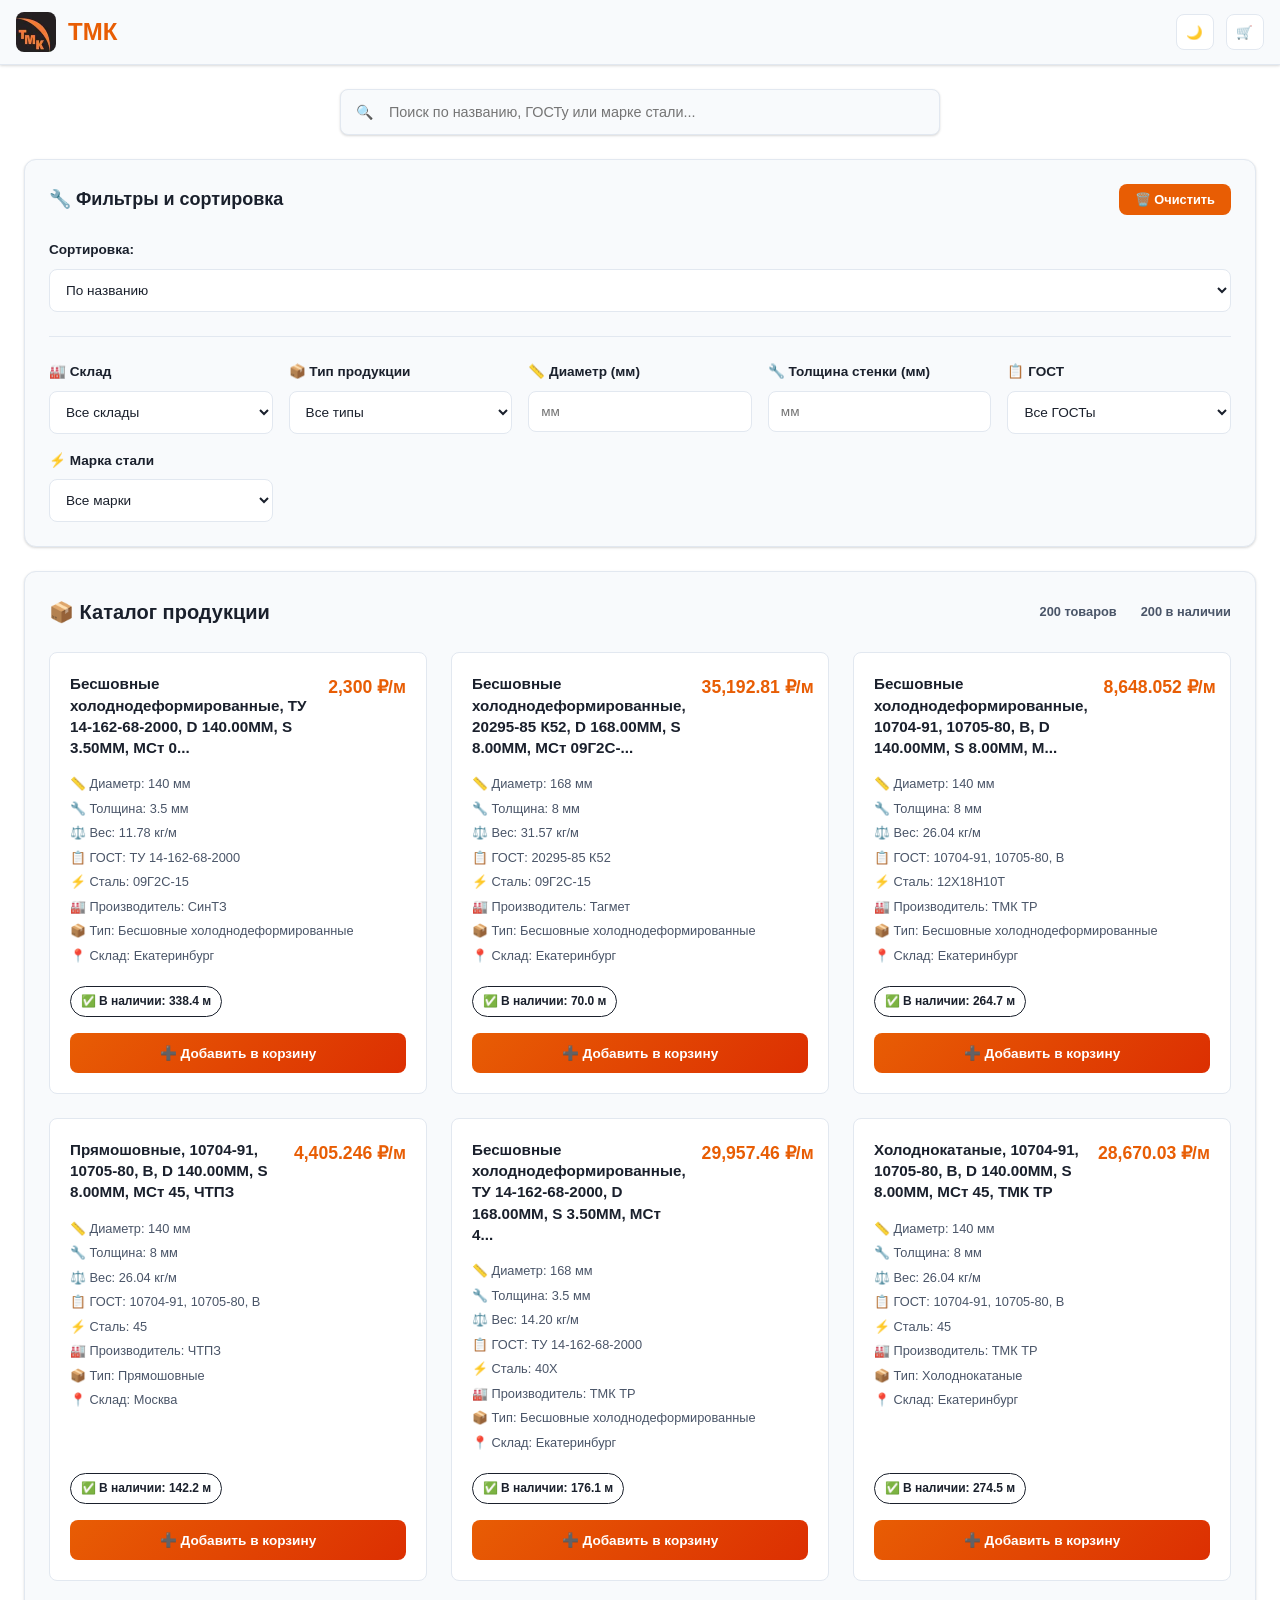
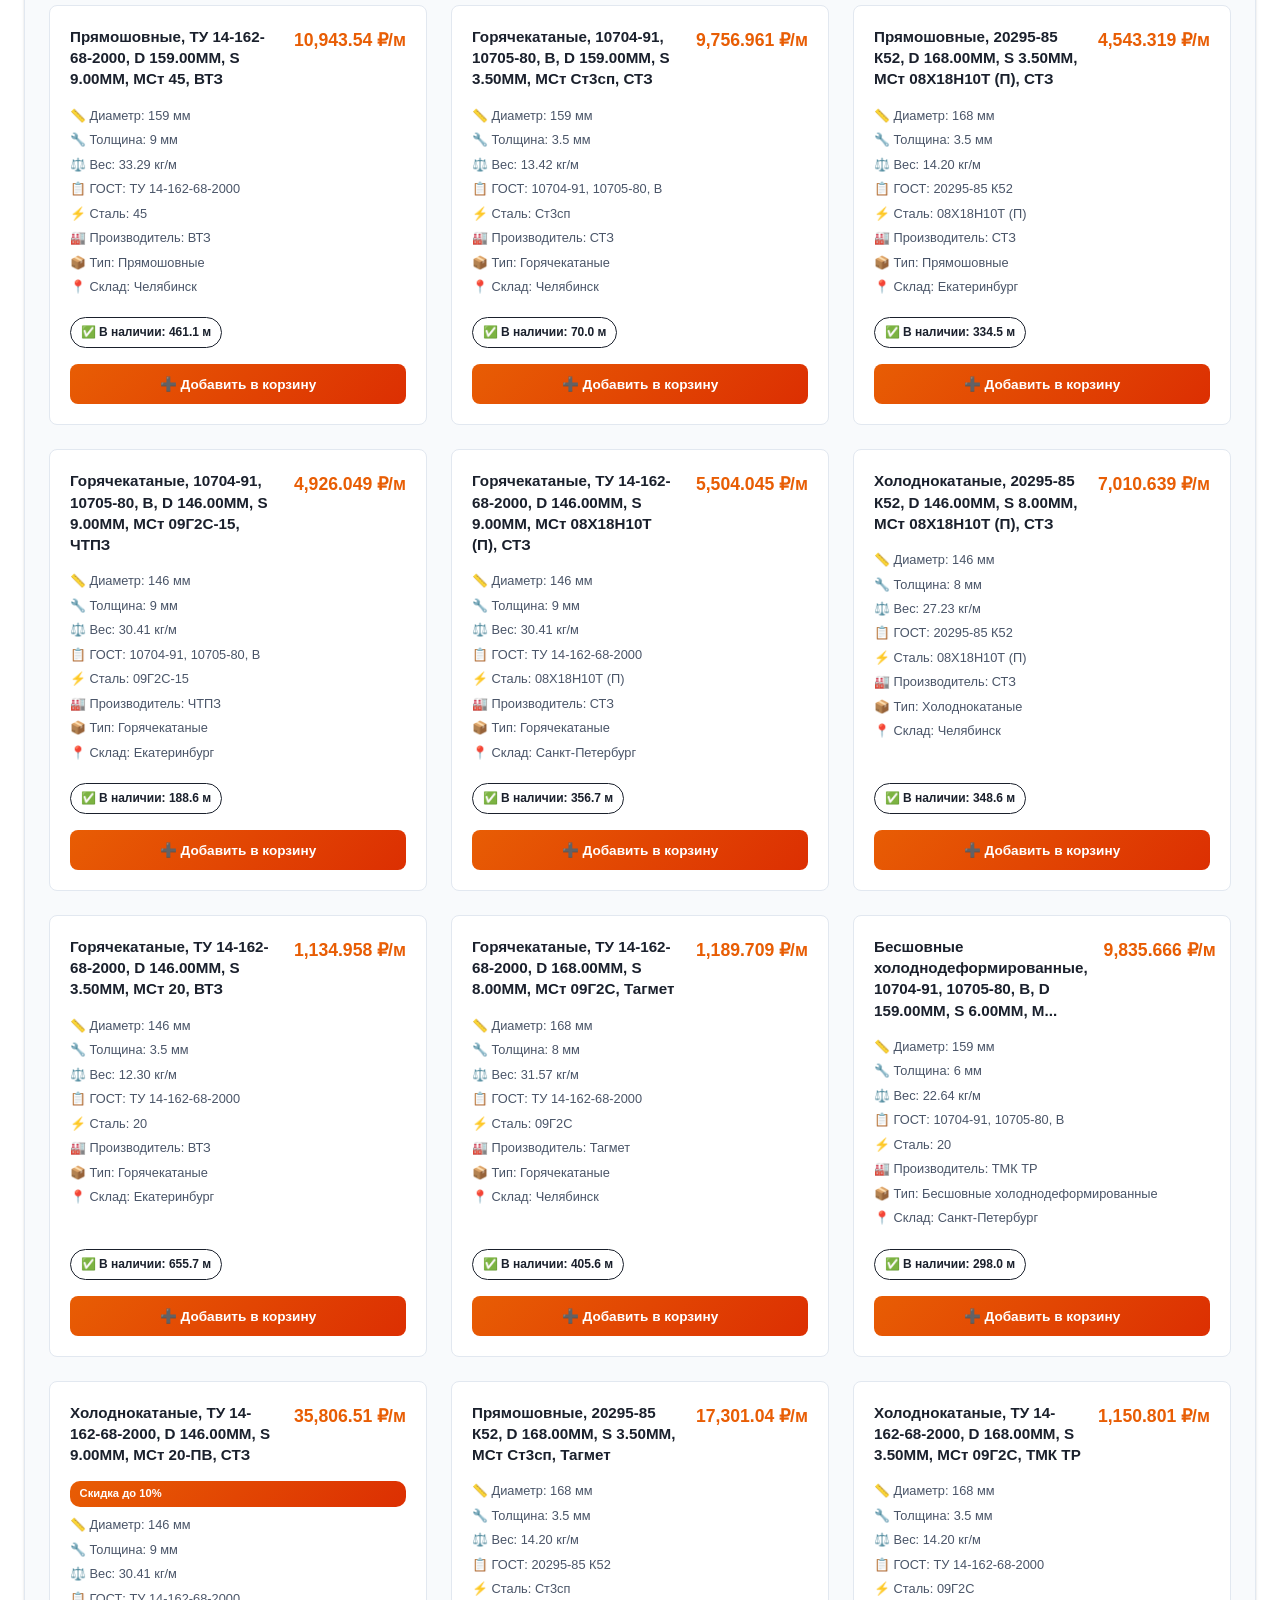
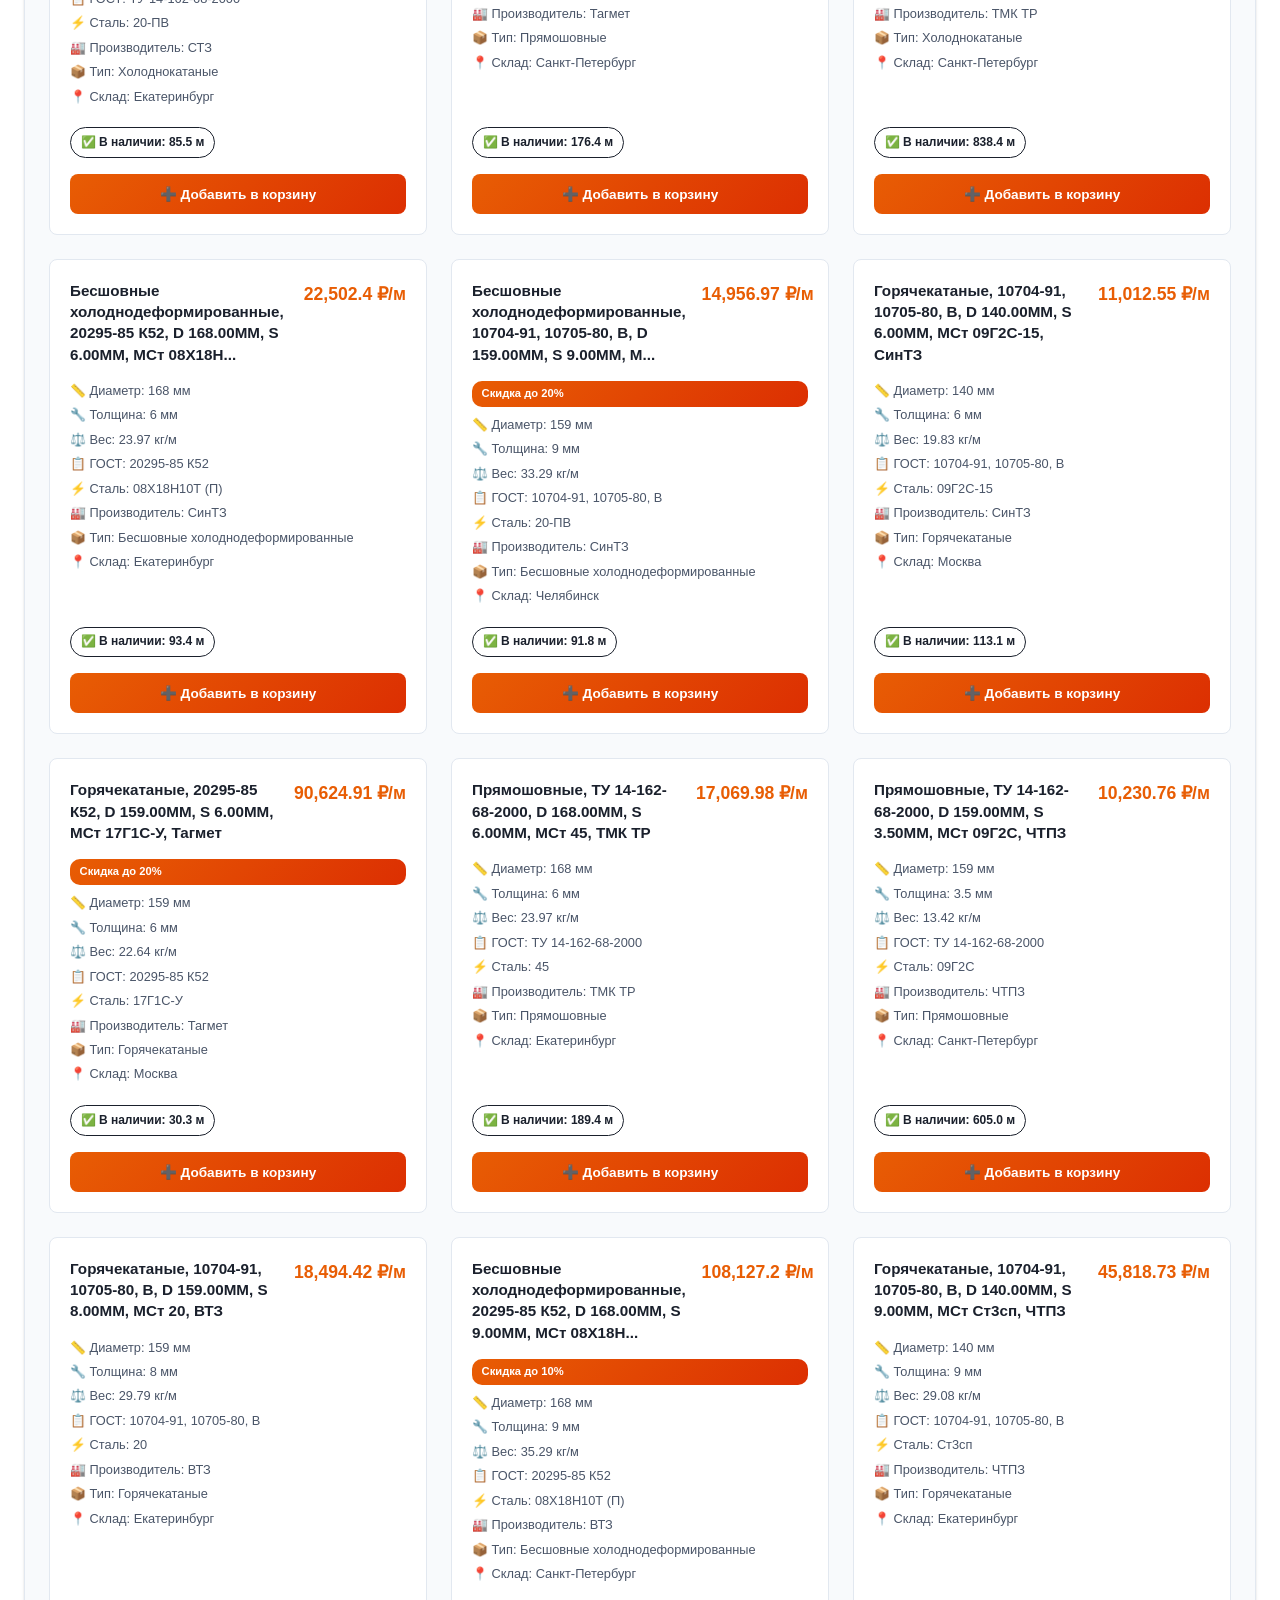
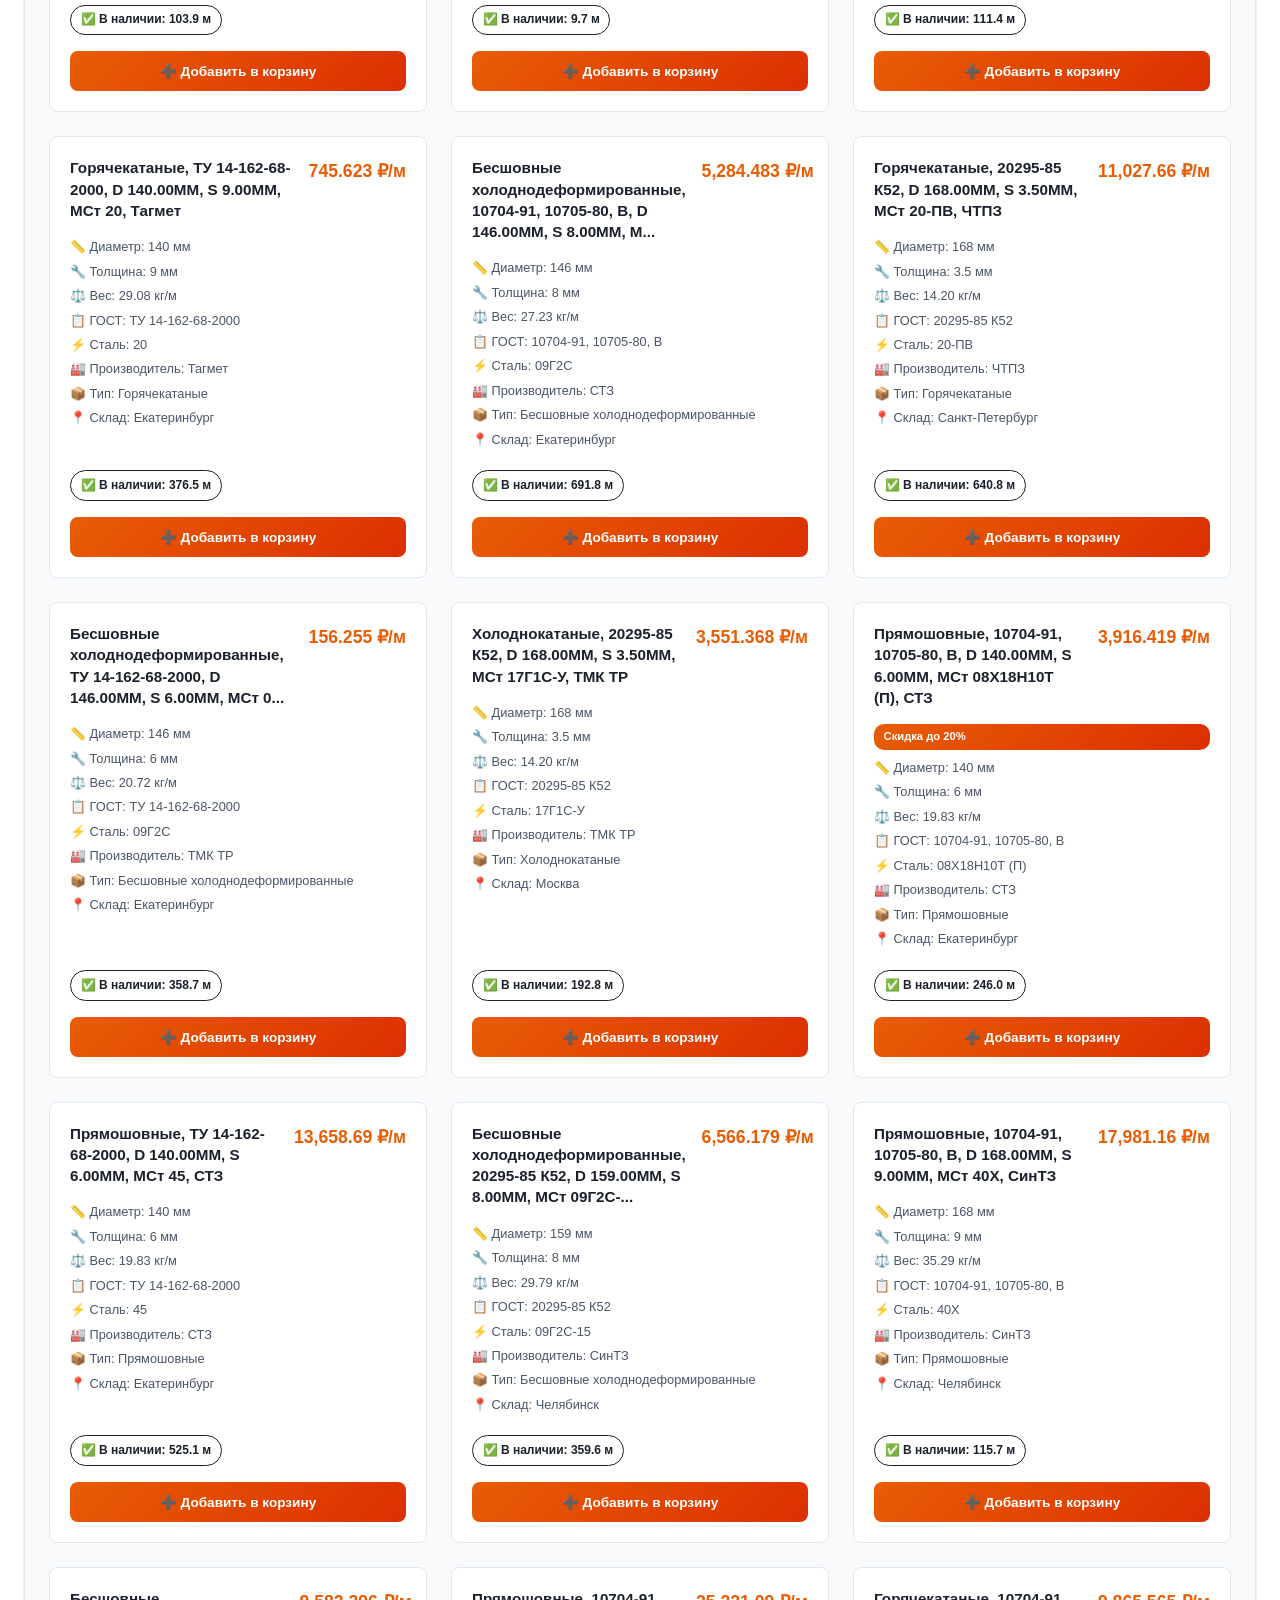
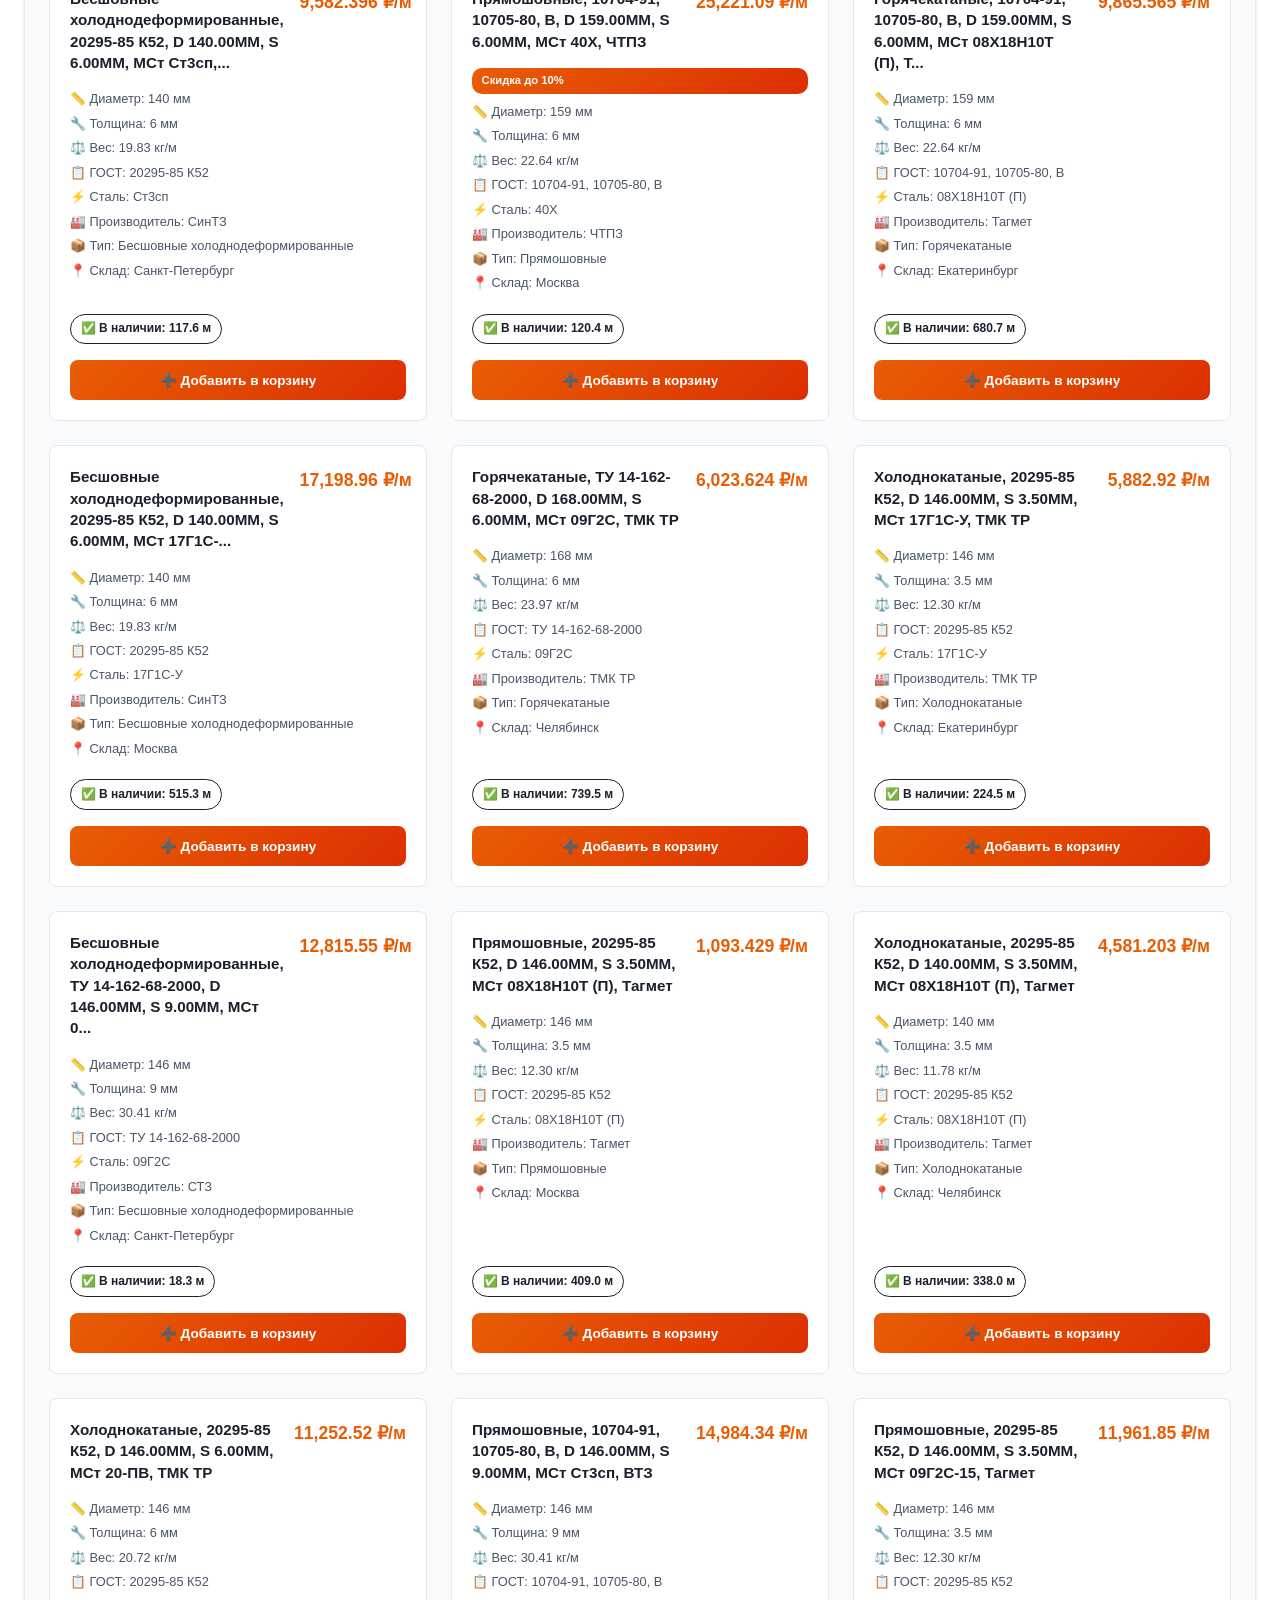
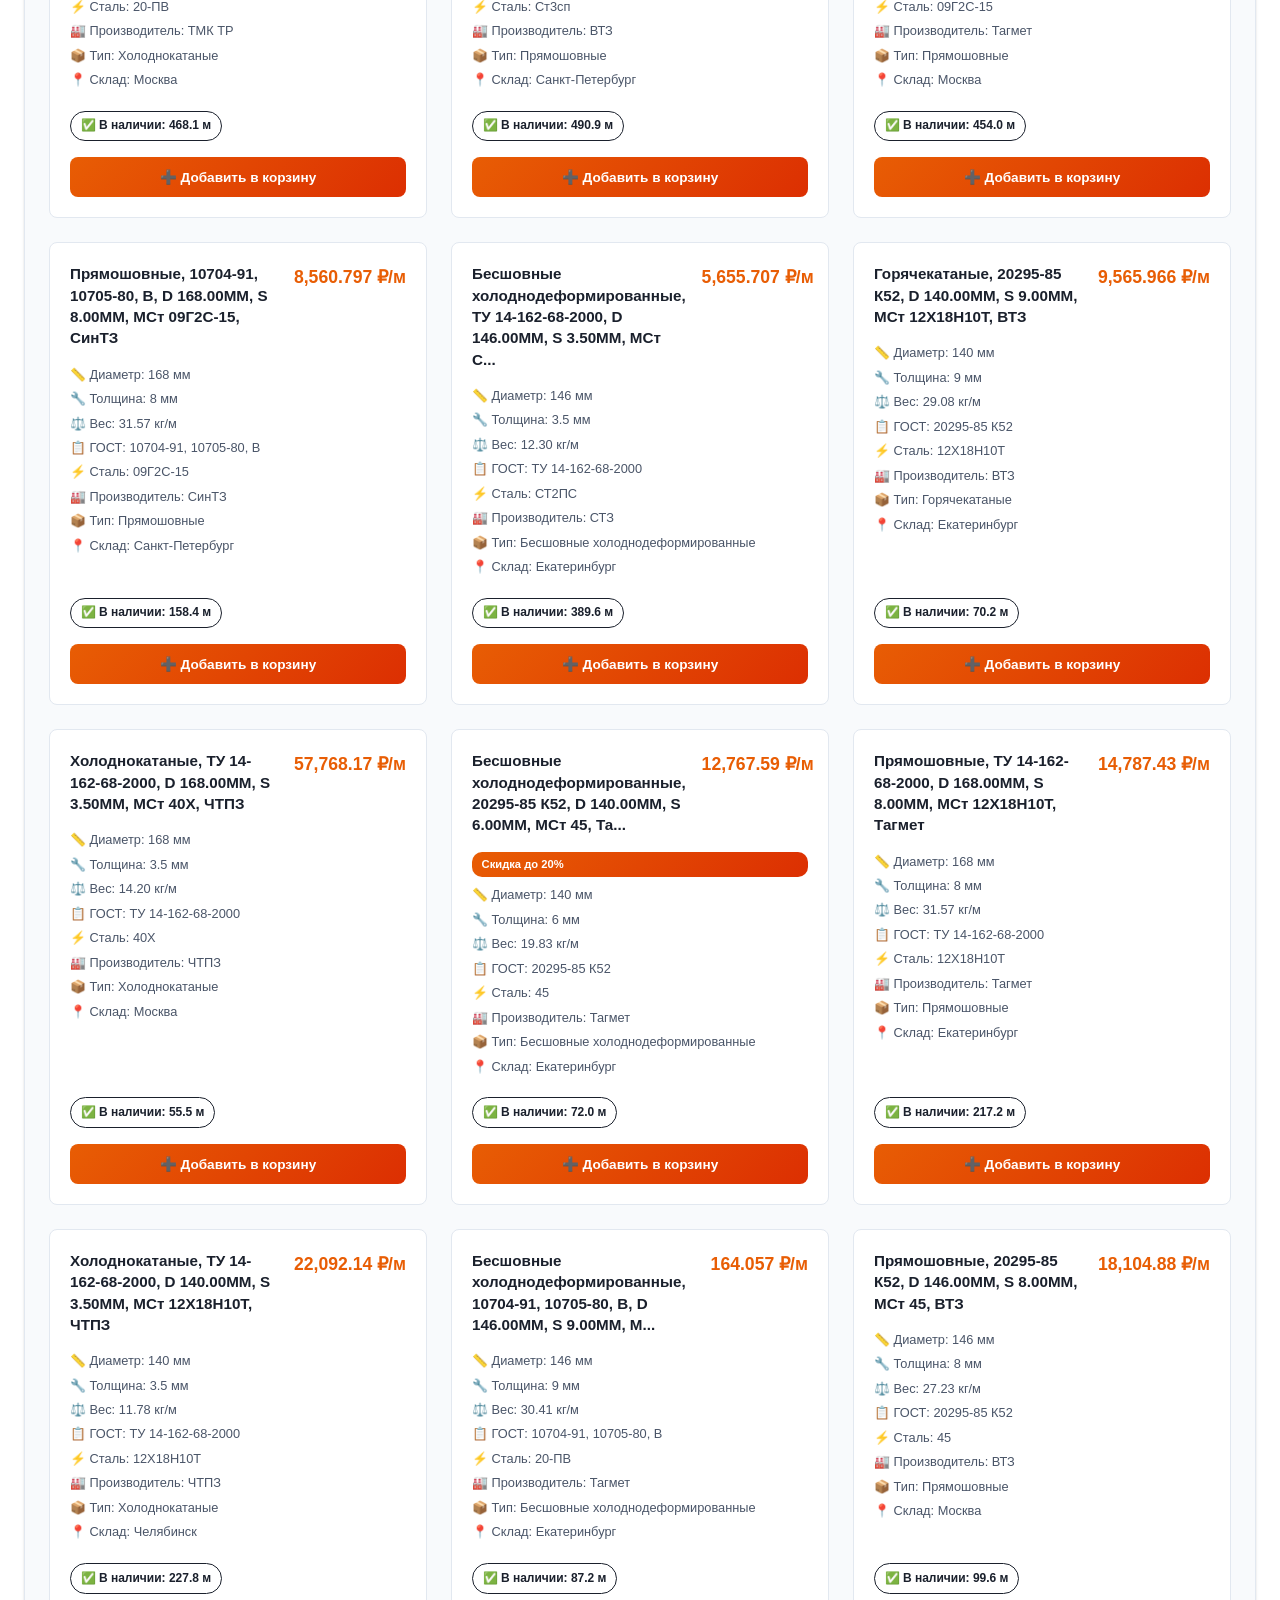
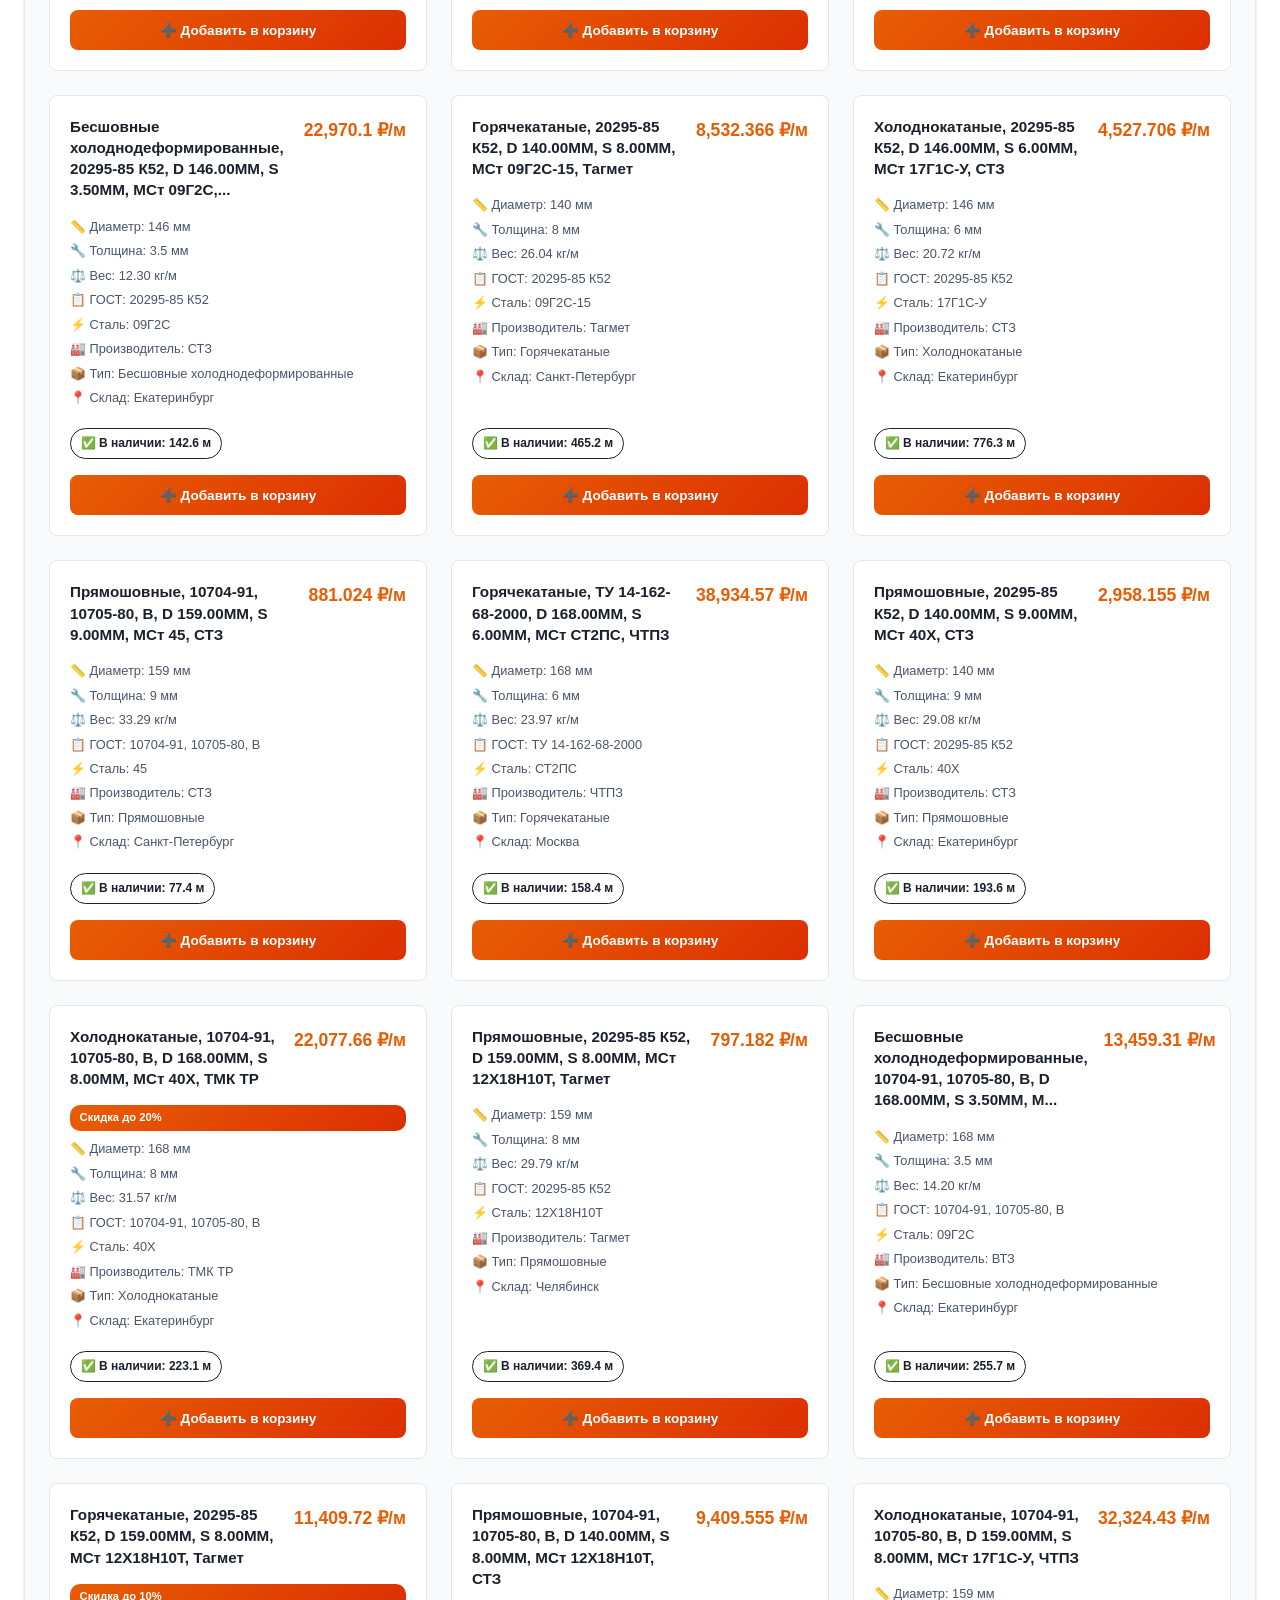
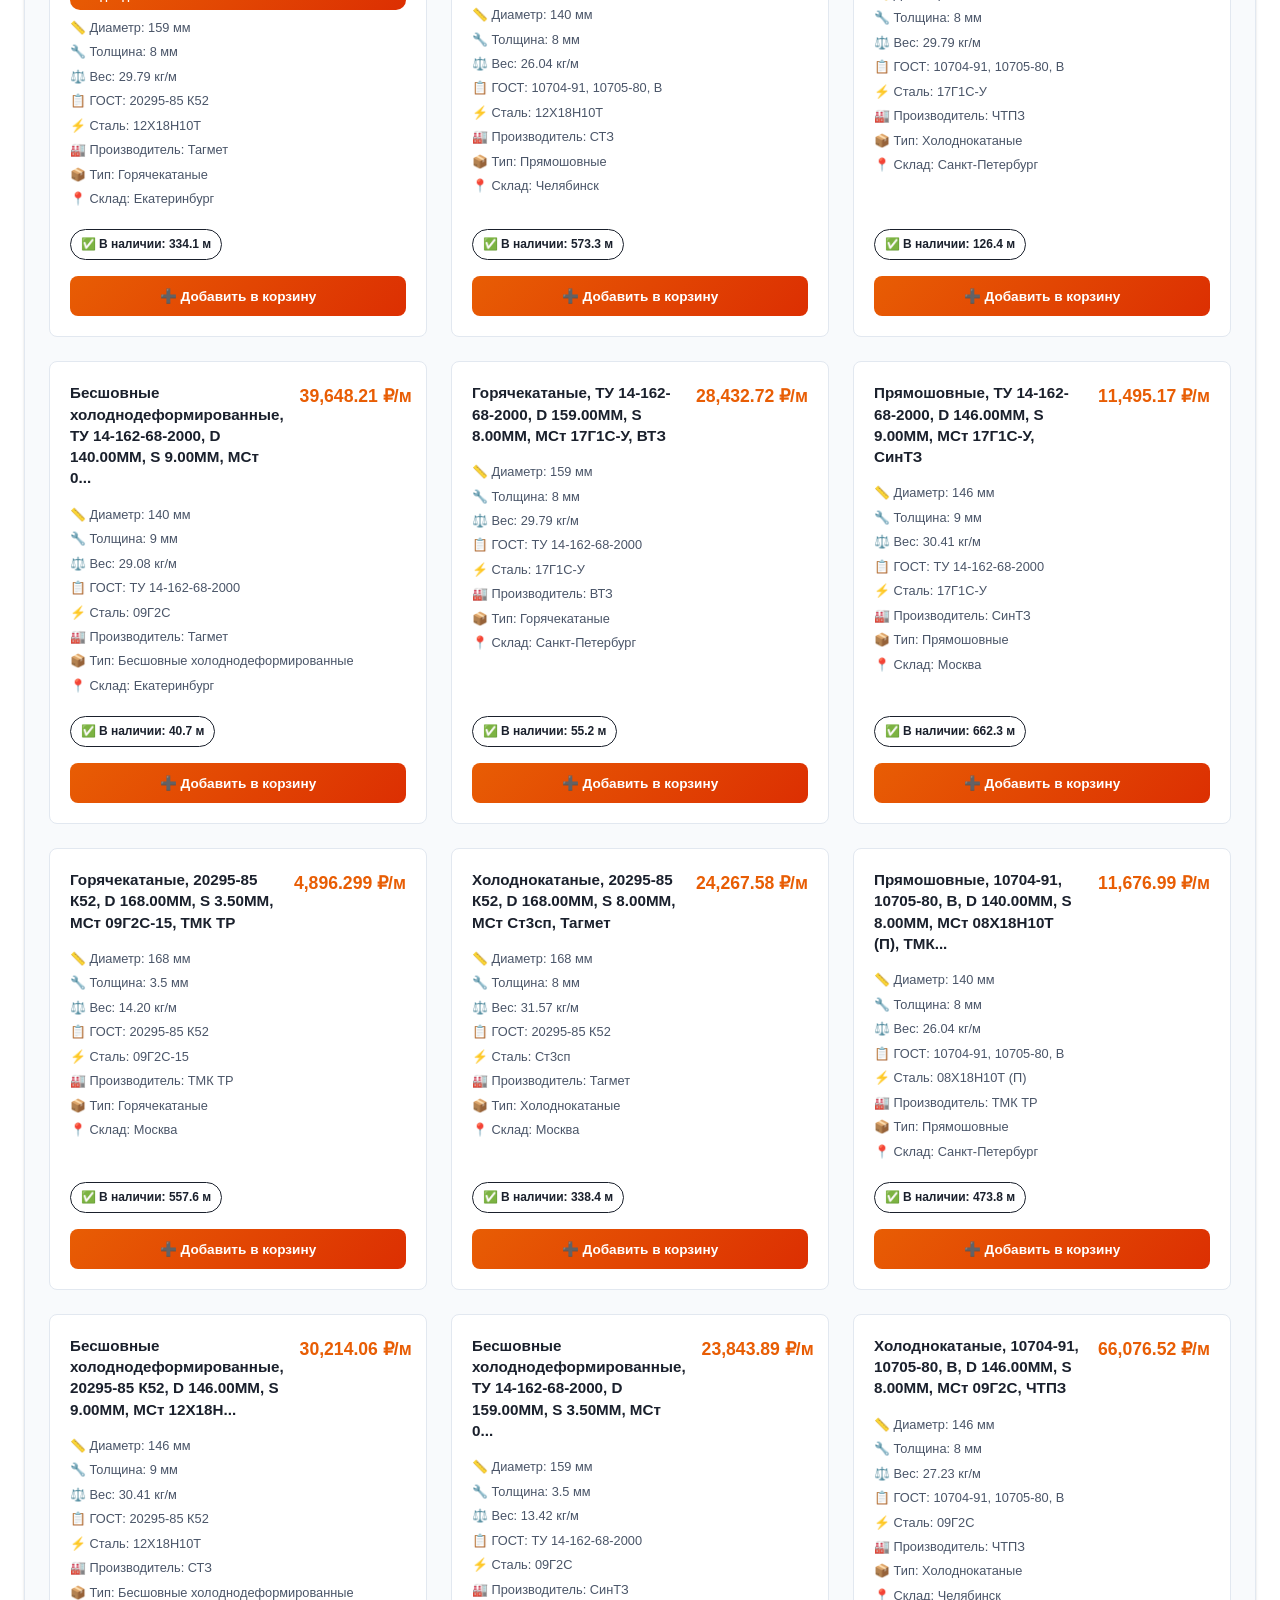
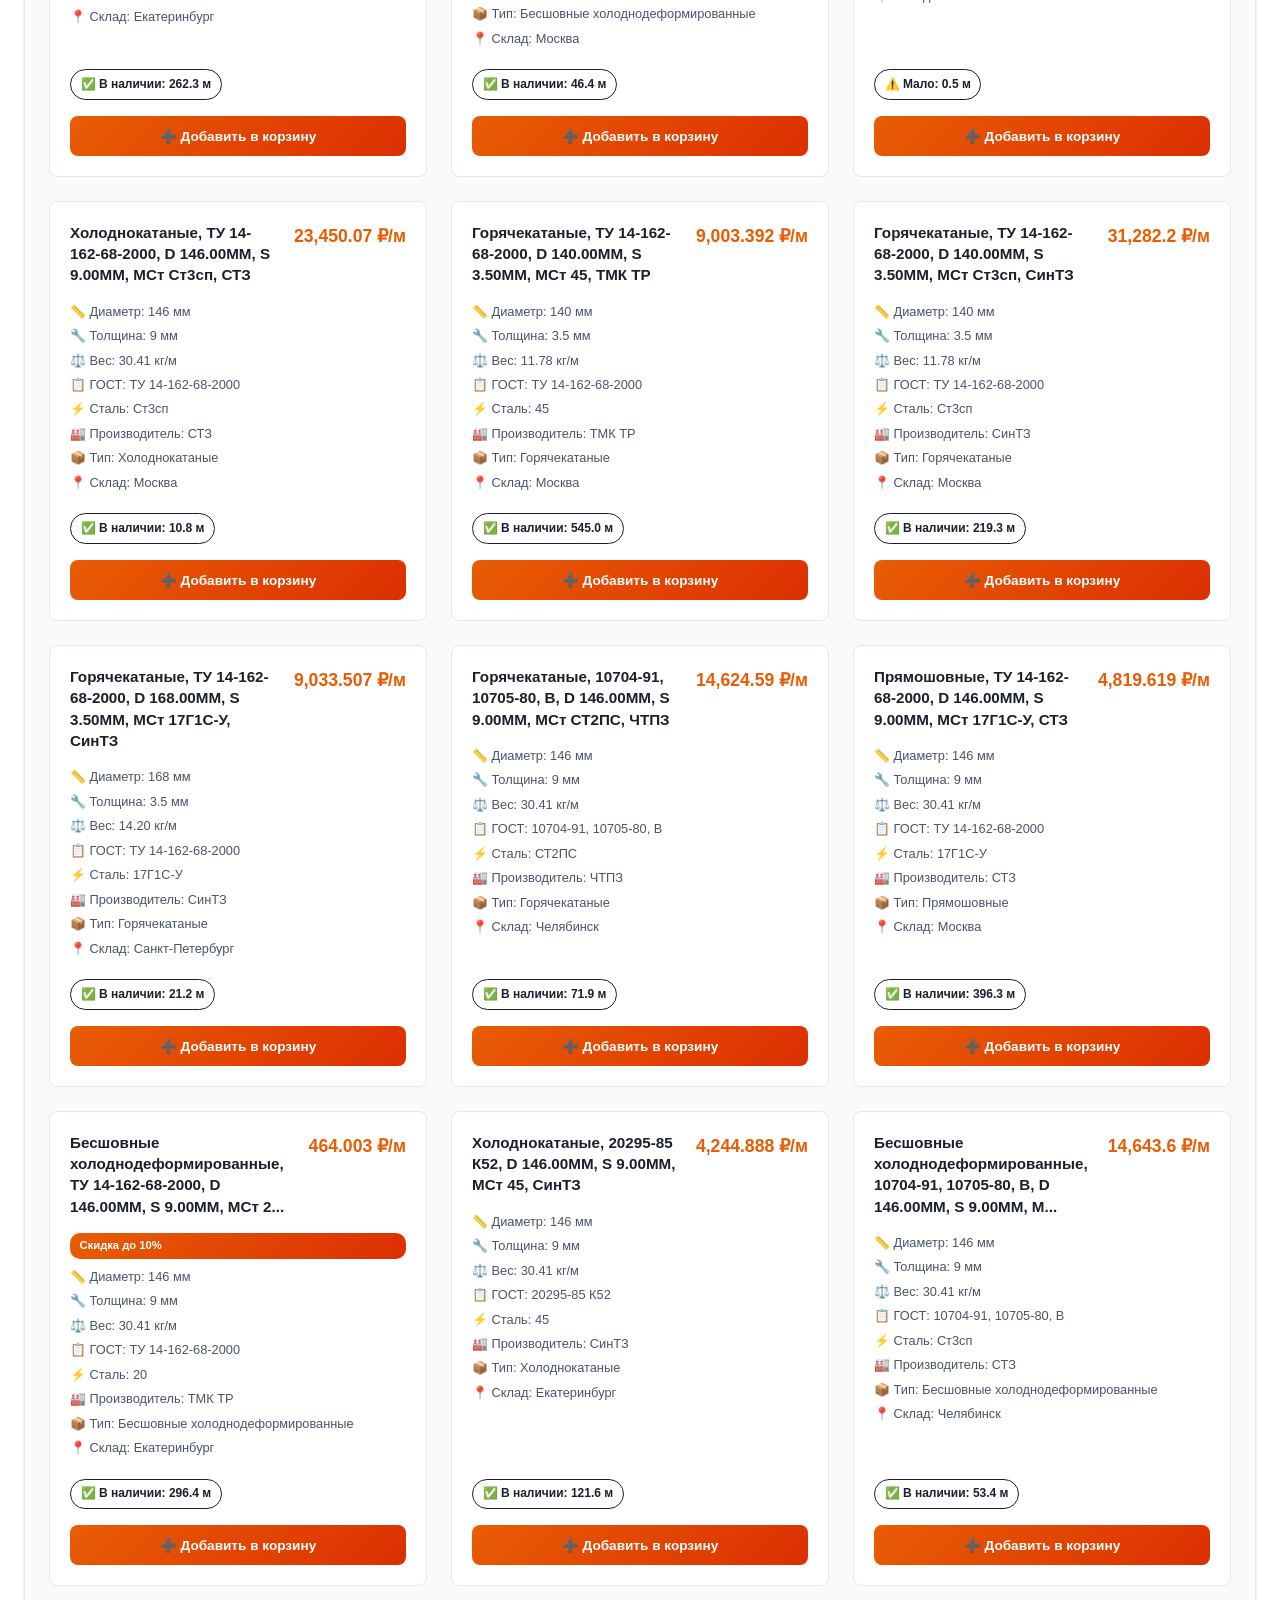
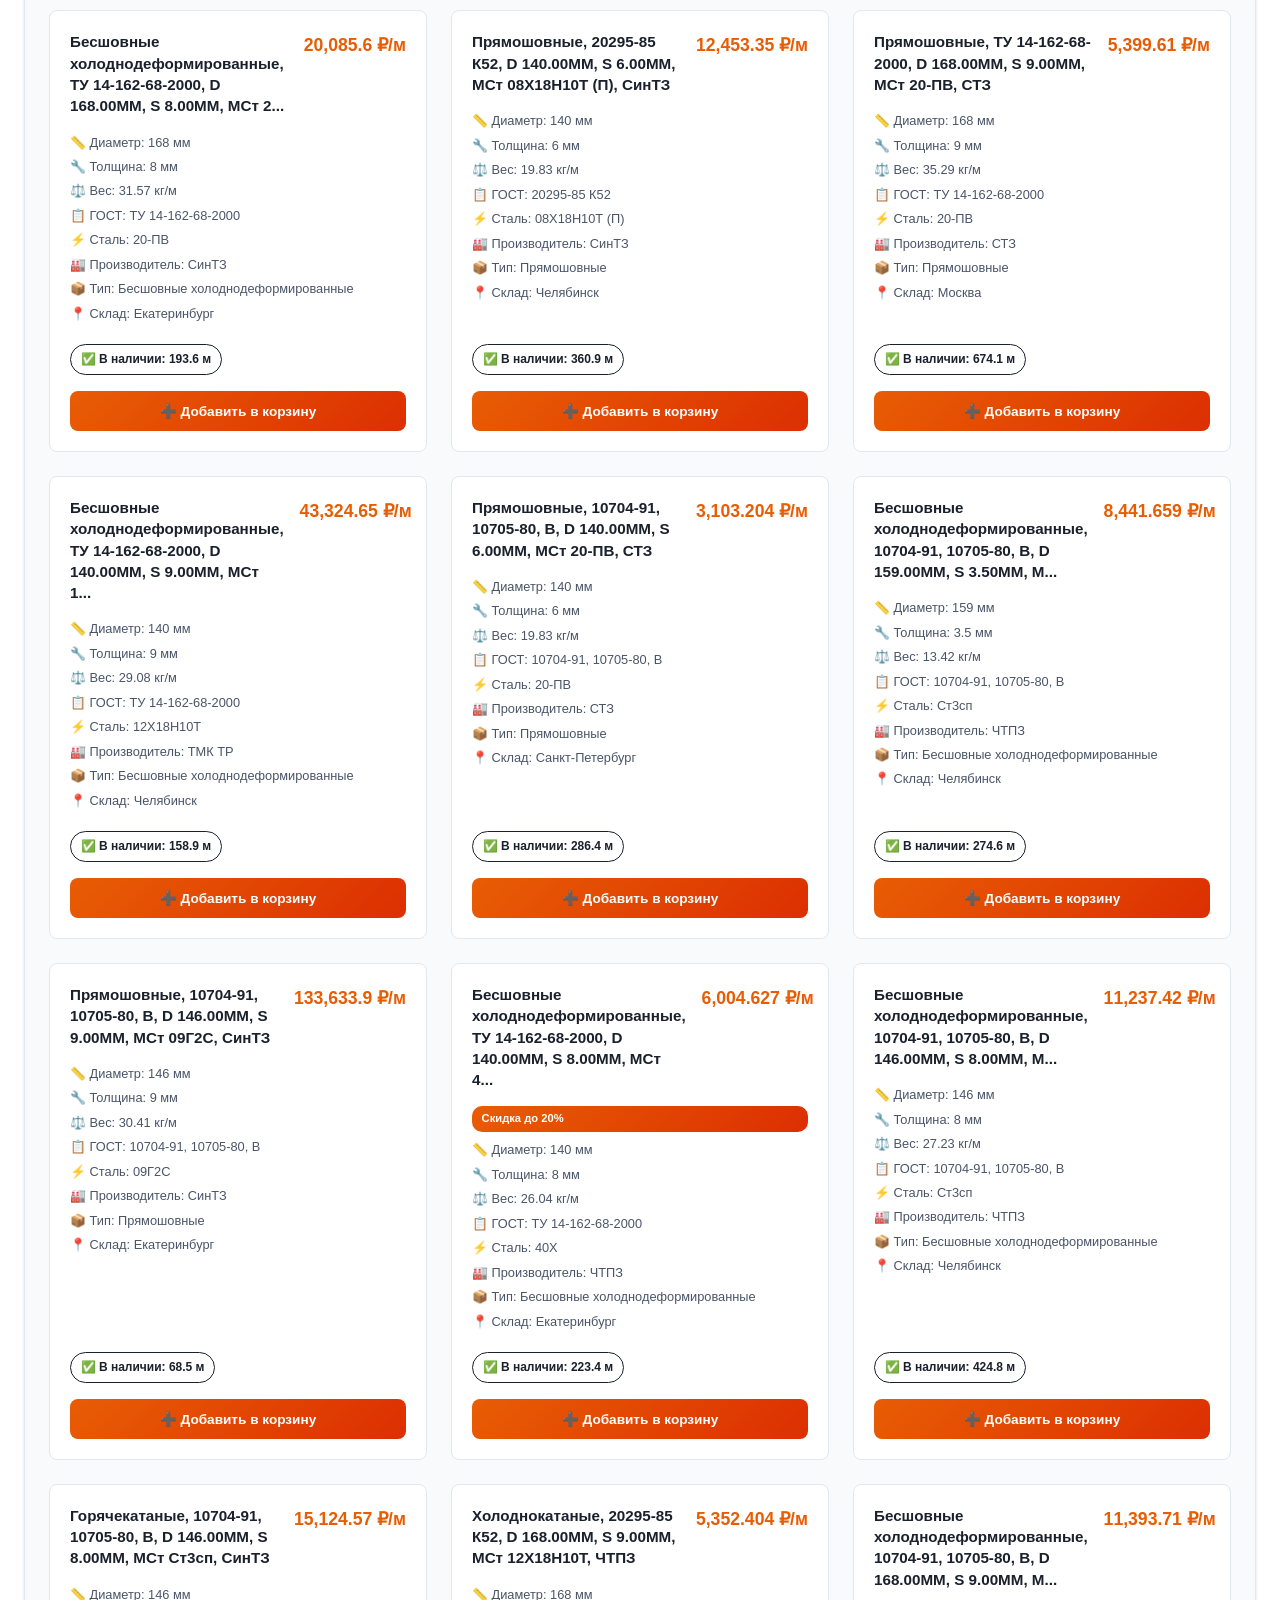
<file: index.html>
<!DOCTYPE html>
<html lang="ru">
<head>
    <meta charset="UTF-8">
    <meta name="viewport" content="width=device-width, initial-scale=1.0">
    <title>ТМК - Трубная Металлургическая Компания</title>
    <script src="https://telegram.org/js/telegram-web-app.js"></script>
    <link rel="stylesheet" href="styles.css">
</head>
<body>
    <div class="app">
        <!-- Header -->
        <header class="header">
            <div class="header-content">
                <div class="logo">
                    <img src="logo.png" alt="ТМК" class="logo-image">
                    <h1>ТМК</h1>
                </div>
                <div class="header-actions">
                    <button class="theme-toggle" id="themeToggle">
                        <span class="theme-icon">🌙</span>
                    </button>
                    <button class="cart-btn" id="cartBtn">
                        <span class="cart-icon">🛒</span>
                        <span class="cart-count" id="cartCount">0</span>
                    </button>
                </div>
            </div>
        </header>

        <!-- Main Content -->
        <main class="main">
            <!-- Search Section -->
            <section class="search-section">
                <div class="search-container">
                    <input type="text" id="searchInput" placeholder="Поиск по названию, ГОСТу или марке стали..." class="search-input">
                    <div class="search-icon">🔍</div>
                </div>
            </section>

            <!-- Filters & Sorting -->
            <section class="filters-section">
                <div class="section-card">
                    <div class="filters-header">
                        <h3>🔧 Фильтры и сортировка</h3>
                        <button class="clear-filters" id="clearFilters">🗑️ Очистить</button>
                    </div>
                    
                    <!-- Sorting Controls -->
                    <div class="sorting-controls">
                        <div class="filter-group">
                            <label>Сортировка:</label>
                            <select id="sortBy" class="filter-select">
                                <option value="name">По названию</option>
                                <option value="price">По цене (возрастание)</option>
                                <option value="price-desc">По цене (убывание)</option>
                                <option value="diameter">По диаметру</option>
                                <option value="thickness">По толщине стенки</option>
                                <option value="stock">По наличию</option>
                            </select>
                        </div>
                    </div>
                    
                    <div class="filters-grid">
                        <div class="filter-group">
                            <label>🏭 Склад</label>
                            <select id="stockFilter" class="filter-select">
                                <option value="">Все склады</option>
                            </select>
                        </div>
                        <div class="filter-group">
                            <label>📦 Тип продукции</label>
                            <select id="typeFilter" class="filter-select">
                                <option value="">Все типы</option>
                            </select>
                        </div>
                        <div class="filter-group">
                            <label>📏 Диаметр (мм)</label>
                            <input type="number" id="diameterFilter" class="filter-input" placeholder="мм" min="0">
                        </div>
                        <div class="filter-group">
                            <label>🔧 Толщина стенки (мм)</label>
                            <input type="number" id="thicknessFilter" class="filter-input" placeholder="мм" min="0">
                        </div>
                        <div class="filter-group">
                            <label>📋 ГОСТ</label>
                            <select id="gostFilter" class="filter-select">
                                <option value="">Все ГОСТы</option>
                            </select>
                        </div>
                        <div class="filter-group">
                            <label>⚡ Марка стали</label>
                            <select id="steelFilter" class="filter-select">
                                <option value="">Все марки</option>
                            </select>
                        </div>
                    </div>
                </div>
            </section>

            <!-- Products -->
            <section class="products-section">
                <div class="section-card">
                    <div class="section-header">
                        <h2>📦 Каталог продукции</h2>
                        <div class="products-stats">
                            <span class="stat" id="productsCount">0 товаров</span>
                            <span class="stat" id="availableCount">0 в наличии</span>
                        </div>
                    </div>

                    <div class="products-grid" id="productsGrid">
                        <!-- Products will be loaded here -->
                    </div>

                    <div class="loading" id="loading">
                        <div class="spinner"></div>
                        <p>Загрузка каталога...</p>
                    </div>

                    <div class="empty-state" id="emptyState" style="display: none;">
                        <div class="empty-icon">📦</div>
                        <h3>Товары не найдены</h3>
                        <p>Попробуйте изменить параметры фильтрации</p>
                    </div>
                </div>
            </section>
        </main>

        <!-- Footer -->
        <footer class="footer">
            <div class="footer-content">
                <div class="footer-section">
                    <h4>ТМК</h4>
                    <p>Трубная Металлургическая Компания</p>
                    <p>Профессиональные решения с 2001 года</p>
                </div>
                <div class="footer-section">
                    <h4>Контакты</h4>
                    <p>📞 +7 (800) 100-00-00</p>
                    <p>📧 info@tmk.ru</p>
                    <p>📍 Москва, ул. Металлургов, 15</p>
                </div>
                <div class="footer-section">
                    <h4>Режим работы</h4>
                    <p>Пн-Пт: 9:00-18:00</p>
                    <p>Сб-Вс: выходной</p>
                </div>
            </div>
            <div class="footer-bottom">
                <p>&copy; 2024 ТМК. Все права защищены.</p>
            </div>
        </footer>

        <!-- Modals -->
        <div class="modal" id="productModal">
            <div class="modal-content">
                <div class="modal-header">
                    <h3 id="productModalTitle">Добавить в корзину</h3>
                    <button class="close-modal" id="closeProductModal">×</button>
                </div>
                <div class="modal-body">
                    <div class="product-details" id="productDetails"></div>
                    <div class="quantity-section">
                        <label>Количество:</label>
                        <div class="quantity-tabs">
                            <button class="tab-btn active" data-unit="meters">📏 Метры</button>
                            <button class="tab-btn" data-unit="tons">⚖️ Тонны</button>
                        </div>
                        <div class="quantity-input">
                            <input type="number" id="quantity" min="0.01" step="0.01" value="1" oninput="validateQuantity(this)">
                            <span id="quantityUnit">м</span>
                        </div>
                        <div class="stock-info" id="stockInfo">
                            Доступно: <span id="availableStock">0</span> <span id="stockUnit">м</span>
                        </div>
                        <div class="price-info">
                            <div class="price-row">
                                <span>Цена за ед.:</span>
                                <span id="unitPrice">0 ₽</span>
                            </div>
                            <div class="price-row">
                                <span>Скидка:</span>
                                <span id="discountAmount">0%</span>
                            </div>
                            <div class="price-row total">
                                <span>Итого:</span>
                                <span id="totalPrice">0 ₽</span>
                            </div>
                        </div>
                    </div>
                </div>
                <div class="modal-footer">
                    <button class="btn secondary" id="cancelAdd">Отмена</button>
                    <button class="btn primary" id="addToCart">Добавить в корзину</button>
                </div>
            </div>
        </div>

        <div class="modal" id="cartModal">
            <div class="modal-content">
                <div class="modal-header">
                    <h3>🛒 Корзина</h3>
                    <button class="close-modal" id="closeCartModal">×</button>
                </div>
                <div class="modal-body">
                    <div class="cart-items" id="cartItems">
                        <!-- Cart items will appear here -->
                    </div>
                    <div class="cart-total">
                        <div class="total-row">
                            <span>Сумма:</span>
                            <span id="subtotal">0 ₽</span>
                        </div>
                        <div class="total-row discount">
                            <span>Скидка:</span>
                            <span id="discount">0 ₽</span>
                        </div>
                        <div class="total-row final">
                            <span>Итого:</span>
                            <span id="finalTotal">0 ₽</span>
                        </div>
                    </div>
                </div>
                <div class="modal-footer">
                    <button class="btn secondary" id="continueShopping">Продолжить покупки</button>
                    <button class="btn primary" id="checkout">Оформить заказ</button>
                </div>
            </div>
        </div>

        <div class="modal" id="checkoutModal">
            <div class="modal-content">
                <div class="modal-header">
                    <h3>🚀 Оформление заказа</h3>
                    <h4><i>Скачайте json-файл и отправьте его в бота. Файл будет автоматически проверен и заказ будет подтвержден.</i></h4>
                    <button class="close-modal" id="closeCheckoutModal">×</button>
                </div>
                <div class="modal-body">
                    <form class="checkout-form" id="checkoutForm">
                        <div class="form-group">
                            <label>👤 ФИО *</label>
                            <input type="text" id="customerName" required 
                                   placeholder="Иванов Иван Иванович"
                                   oninput="app.validateField(this)">
                        </div>
                        <div class="form-group">
                            <label>📞 Телефон *</label>
                            <input type="tel" id="customerPhone" required 
                                   placeholder="+7 (999) 999-99-99"
                                   oninput="app.validateField(this)">
                        </div>
                        <div class="form-group">
                            <label>📧 Email *</label>
                            <input type="email" id="customerEmail" required 
                                   placeholder="ivanov@example.ru"
                                   oninput="app.validateField(this)">
                        </div>
                        <div class="form-group">
                            <label>🏢 Компания</label>
                            <input type="text" id="customerCompany" 
                                placeholder="Название вашей компании">
                        </div>
                        <div class="form-group">
                            <label>📊 ИНН</label>
                            <input type="text" id="customerINN" 
                                placeholder="10 или 12 цифр"
                                pattern="\d{10}|\d{12}"
                                maxlength="12"
                                oninput="app.validateField(this)">
                        </div>
                        <div class="form-group">
                            <label>📍 Адрес доставки</label>
                            <textarea id="deliveryAddress" 
                                    placeholder="Город, улица, дом, квартира"></textarea>
                        </div>
                        <div class="form-group">
                            <label>💬 Комментарий к заказу</label>
                            <textarea id="orderComment" 
                                      placeholder="Дополнительные пожелания или комментарии"></textarea>
                        </div>
                        
                        <!-- Капча -->
                        <div class="form-group">
                            <label>🔒 Подтвердите, что вы не робот *</label>
                            <div class="captcha-container">
                                <div class="captcha-question" id="captchaQuestion">
                                    <!-- Вопрос капчи будет сгенерирован автоматически -->
                                </div>
                                <input type="text" id="captchaAnswer" required 
                                       placeholder="Введите ответ"
                                       oninput="app.validateCaptcha(this)">
                                <button type="button" class="btn secondary" id="refreshCaptcha" 
                                        onclick="app.generateCaptcha()">🔄 Обновить</button>
                            </div>
                            <div class="captcha-hint" id="captchaHint"></div>
                        </div>
                    </form>
                </div>
                <div class="modal-footer">
                    <button class="btn secondary" id="backToCart">Назад к корзине</button>
                                        <!-- Кнопка для экспорта корзины в JSON -->
                    <button class="btn secondary" onclick="exportCartToJSON()">📥 Экспорт корзины в JSON</button>

                    <!-- Секция для импорта -->
                    <div class="import-section" style="margin-top: 20px;">
                        <h4>Импорт корзины из JSON</h4>
                        <input type="file" id="jsonFileInput" accept=".json" style="display: none;">
                        <button class="btn secondary" onclick="document.getElementById('jsonFileInput').click()">
                            📤 Импорт корзины
                        </button>
                    </div>

                    <script>
                    // Функция экспорта корзины в JSON
                    function exportCartToJSON() {
                        const jsonData = cartManager.exportToJSON();
                        const blob = new Blob([jsonData], { type: 'application/json' });
                        const url = URL.createObjectURL(blob);
                        
                        const a = document.createElement('a');
                        a.href = url;
                        a.download = `tmk_cart_${new Date().toISOString().split('T')[0]}.json`;
                        a.click();
                        
                        URL.revokeObjectURL(url);
                        
                        alert('Корзина экспортирована в JSON файл');
                    }

                    // Обработчик импорта JSON
                    document.getElementById('jsonFileInput').addEventListener('change', function(e) {
                        const file = e.target.files[0];
                        if (file) {
                            const reader = new FileReader();
                            reader.onload = function(e) {
                                try {
                                    const success = cartManager.importFromJSON(e.target.result);
                                    if (success) {
                                        alert('Корзина успешно импортирована из JSON файла');
                                        updateCartDisplay();
                                    } else {
                                        alert('Ошибка импорта корзины. Проверьте формат файла.');
                                    }
                                } catch (error) {
                                    alert('Ошибка при чтении JSON файла: ' + error.message);
                                }
                            };
                            reader.readAsText(file);
                        }
                    });
                    </script>
                </div>
            </div>
        </div>
    </div>

    <script src="script.js"></script>
</body>
</html>
</file>
<file: styles.css>
* {
    margin: 0;
    padding: 0;
    box-sizing: border-box;
}

:root {
    --primary: #e85d04;
    --primary-dark: #dc2f02;
    --primary-light: #e85d04;
    --secondary: #2D3748;
    --background: #FFFFFF;
    --surface: #F8FAFC;
    --surface-light: #FFFFFF;
    --text: #1A202C;
    --text-secondary: #4A5568;
    --border: #E2E8F0;
    --success: #38A169;
    --error: #e85d04;
    --warning: #DD6B20;
    --info: #3182CE;
    --shadow: 0 1px 3px 0 rgba(0, 0, 0, 0.1), 0 1px 2px 0 rgba(0, 0, 0, 0.06);
    --shadow-md: 0 4px 6px -1px rgba(0, 0, 0, 0.1), 0 2px 4px -1px rgba(0, 0, 0, 0.06);
    --shadow-lg: 0 10px 15px -3px rgba(0, 0, 0, 0.1), 0 4px 6px -2px rgba(0, 0, 0, 0.05);
    --radius: 8px;
    --radius-lg: 12px;
}

[data-theme="dark"] {
    --primary: #e85d04;
    --primary-dark: #e85d04;
    --primary-light: #e85d04;
    --secondary: #E2E8F0;
    --background: #1A202C;
    --surface: #2D3748;
    --surface-light: #4A5568;
    --text: #F7FAFC;
    --text-secondary: #CBD5E0;
    --border: #4A5568;
    --success: #68D391;
    --error: #e85d04;
    --warning: #F6AD55;
    --info: #63B3ED;
    --shadow: 0 1px 3px 0 rgba(0, 0, 0, 0.3), 0 1px 2px 0 rgba(0, 0, 0, 0.2);
    --shadow-md: 0 4px 6px -1px rgba(0, 0, 0, 0.3), 0 2px 4px -1px rgba(0, 0, 0, 0.2);
    --shadow-lg: 0 10px 15px -3px rgba(0, 0, 0, 0.3), 0 4px 6px -2px rgba(0, 0, 0, 0.2);
}

body {
    font-family: 'Inter', -apple-system, BlinkMacSystemFont, 'Segoe UI', Roboto, sans-serif;
    background: var(--background);
    color: var(--text);
    line-height: 1.6;
    transition: all 0.3s ease;
    font-size: 14px;
}

.app {
    max-width: 100%;
    min-height: 100vh;
    display: flex;
    flex-direction: column;
}

/* Header */
.header {
    background: var(--surface);
    border-bottom: 1px solid var(--border);
    padding: 0.75rem 1rem;
    position: sticky;
    top: 0;
    z-index: 100;
    box-shadow: var(--shadow);
}

.header-content {
    display: flex;
    justify-content: space-between;
    align-items: center;
    max-width: 1400px;
    margin: 0 auto;
}

.logo {
    display: flex;
    align-items: center;
    gap: 0.75rem;
}

.logo-image {
    width: 40px;
    height: 40px;
    border-radius: var(--radius);
    object-fit: contain;
}

.logo h1 {
    font-size: 1.5rem;
    font-weight: 700;
    color: var(--primary);
}

.header-actions {
    display: flex;
    align-items: center;
    gap: 0.75rem;
}

.theme-toggle, .cart-btn {
    background: var(--surface-light);
    border: 1px solid var(--border);
    border-radius: var(--radius);
    padding: 0.6rem;
    cursor: pointer;
    transition: all 0.2s ease;
    display: flex;
    align-items: center;
    justify-content: center;
}

.theme-toggle:hover, .cart-btn:hover {
    border-color: var(--primary);
    transform: translateY(-1px);
}

.cart-btn {
    position: relative;
}

.cart-count {
    position: absolute;
    top: -5px;
    right: -5px;
    background: var(--primary);
    color: white;
    border-radius: 50%;
    width: 18px;
    height: 18px;
    font-size: 0.7rem;
    display: flex;
    align-items: center;
    justify-content: center;
    font-weight: 700;
    border: 2px solid var(--surface);
}

/* Main Content */
.main {
    flex: 1;
    max-width: 1400px;
    margin: 0 auto;
    padding: 1.5rem;
    width: 100%;
}

/* Hero Section */
.hero-section {
    background: linear-gradient(135deg, var(--primary) 0%, var(--primary-dark) 100%);
    border-radius: var(--radius-lg);
    padding: 2.5rem 2rem;
    margin-bottom: 2rem;
    text-align: center;
    color: white;
    box-shadow: var(--shadow-lg);
}

.hero-content h2 {
    font-size: 1.75rem;
    font-weight: 700;
    margin-bottom: 0.5rem;
}

.hero-content p {
    font-size: 1rem;
    opacity: 0.9;
}

/* Search */
.search-section {
    margin-bottom: 1.5rem;
}

.search-container {
    position: relative;
    max-width: 600px;
    margin: 0 auto;
}

.search-input {
    width: 100%;
    padding: 0.875rem 1rem 0.875rem 3rem;
    background: var(--surface);
    border: 1px solid var(--border);
    border-radius: var(--radius);
    color: var(--text);
    font-size: 0.9rem;
    transition: all 0.2s ease;
    box-shadow: var(--shadow);
}

.search-input:focus {
    outline: none;
    border-color: var(--primary);
    box-shadow: 0 0 0 3px rgba(227, 6, 19, 0.1);
}

.search-icon {
    position: absolute;
    left: 1rem;
    top: 50%;
    transform: translateY(-50%);
    color: var(--text-secondary);
}

/* Section Cards */
.section-card {
    background: var(--surface);
    border: 1px solid var(--border);
    border-radius: var(--radius-lg);
    padding: 1.5rem;
    margin-bottom: 1.5rem;
    box-shadow: var(--shadow);
}

/* Filters & Sorting */
.filters-header {
    display: flex;
    justify-content: space-between;
    align-items: center;
    margin-bottom: 1.5rem;
}

.filters-header h3 {
    font-size: 1.125rem;
    font-weight: 600;
}

.clear-filters {
    background: var(--error);
    color: white;
    border: none;
    padding: 0.5rem 1rem;
    border-radius: var(--radius);
    cursor: pointer;
    font-size: 0.8rem;
    font-weight: 600;
    transition: all 0.2s ease;
}

.clear-filters:hover {
    background: #C53030;
    transform: translateY(-1px);
}

.sorting-controls {
    display: flex;
    gap: 1rem;
    margin-bottom: 1.5rem;
    padding-bottom: 1.5rem;
    border-bottom: 1px solid var(--border);
}

.sorting-controls .filter-group {
    flex: 1;
}

.filters-grid {
    display: grid;
    grid-template-columns: repeat(auto-fit, minmax(200px, 1fr));
    gap: 1rem;
}

.filter-group {
    display: flex;
    flex-direction: column;
}

.filter-group label {
    font-weight: 600;
    margin-bottom: 0.5rem;
    color: var(--text);
    font-size: 0.85rem;
}

.filter-select, .filter-input {
    width: 100%;
    padding: 0.75rem;
    background: var(--surface-light);
    border: 1px solid var(--border);
    border-radius: var(--radius);
    color: var(--text);
    font-size: 0.85rem;
    transition: all 0.2s ease;
}

.filter-select:focus, .filter-input:focus {
    outline: none;
    border-color: var(--primary);
    box-shadow: 0 0 0 2px rgba(227, 6, 19, 0.1);
}

.filter-input[type="number"]::-webkit-outer-spin-button,
.filter-input[type="number"]::-webkit-inner-spin-button {
    -webkit-appearance: none;
    margin: 0;
}

.filter-input[type="number"] {
    -moz-appearance: textfield;
}

/* Products */
.section-header {
    display: flex;
    justify-content: space-between;
    align-items: center;
    margin-bottom: 1.5rem;
    flex-wrap: wrap;
    gap: 1rem;
}

.section-header h2 {
    font-size: 1.25rem;
    font-weight: 600;
}

.products-stats {
    display: flex;
    gap: 1.5rem;
}

.stat {
    color: var(--text-secondary);
    font-size: 0.8rem;
    font-weight: 600;
}

.products-grid {
    display: grid;
    grid-template-columns: repeat(auto-fill, minmax(320px, 1fr));
    gap: 1.5rem;
    margin-bottom: 2rem;
}

.product-card {
    background: var(--surface-light);
    border: 1px solid var(--border);
    border-radius: var(--radius);
    padding: 1.25rem;
    cursor: pointer;
    transition: all 0.3s ease;
    position: relative;
    overflow: hidden;
    display: flex;
    flex-direction: column;
    height: 100%;
}

.product-card::before {
    content: '';
    position: absolute;
    top: 0;
    left: 0;
    right: 0;
    height: 3px;
    background: linear-gradient(135deg, var(--primary) 0%, var(--primary-dark) 100%);
    transform: scaleX(0);
    transition: transform 0.3s ease;
}

.product-card:hover {
    border-color: var(--primary);
    transform: translateY(-4px);
    box-shadow: var(--shadow-lg);
}

.product-card:hover::before {
    transform: scaleX(1);
}

.product-header {
    display: flex;
    justify-content: space-between;
    align-items: flex-start;
    margin-bottom: 1rem;
    gap: 1rem;
}

.product-name {
    font-weight: 600;
    font-size: 0.95rem;
    line-height: 1.4;
    flex: 1;
}

.product-price {
    font-weight: 700;
    font-size: 1.1rem;
    color: var(--primary);
    white-space: nowrap;
}

.product-specs {
    color: var(--text-secondary);
    font-size: 0.8rem;
    margin-bottom: 1rem;
    flex-grow: 1;
}

.product-specs div {
    margin-bottom: 0.25rem;
    display: flex;
    align-items: center;
    gap: 0.5rem;
}

.product-stock {
    display: flex;
    justify-content: space-between;
    align-items: center;
    margin-bottom: 1rem;
}

.stock-status {
    font-size: 0.75rem;
    font-weight: 600;
    padding: 0.3rem 0.6rem;
    border-radius: 20px;
    border: 1px solid;
}

.stock-available {
    background: rgba(56, 161, 105, 0.1);
    color: var(--success);
    border-color: var(--success);
}

.stock-low {
    background: rgba(221, 107, 32, 0.1);
    color: var(--warning);
    border-color: var(--warning);
}

.stock-none {
    background: rgba(229, 62, 62, 0.1);
    color: var(--error);
    border-color: var(--error);
}

.discount-badge {
    background: linear-gradient(135deg, var(--primary) 0%, var(--primary-dark) 100%);
    color: white;
    padding: 0.25rem 0.6rem;
    border-radius: 10px;
    font-size: 0.7rem;
    font-weight: 700;
    margin-bottom: 0.5rem;
    display: inline-block;
}

.add-to-cart {
    width: 100%;
    background: linear-gradient(135deg, var(--primary) 0%, var(--primary-dark) 100%);
    color: white;
    border: none;
    padding: 0.75rem;
    border-radius: var(--radius);
    font-weight: 600;
    cursor: pointer;
    transition: all 0.3s ease;
    display: flex;
    align-items: center;
    justify-content: center;
    gap: 0.5rem;
    margin-top: auto;
    font-size: 0.85rem;
}

.add-to-cart:hover:not(:disabled) {
    transform: translateY(-2px);
    box-shadow: var(--shadow-md);
}

.add-to-cart:disabled {
    background: var(--border);
    cursor: not-allowed;
    transform: none;
}

/* Loading */
.loading {
    text-align: center;
    padding: 3rem;
    color: var(--text-secondary);
}

.spinner {
    border: 3px solid var(--border);
    border-top: 3px solid var(--primary);
    border-radius: 50%;
    width: 50px;
    height: 50px;
    animation: spin 1s linear infinite;
    margin: 0 auto 1rem;
}

@keyframes spin {
    0% { transform: rotate(0deg); }
    100% { transform: rotate(360deg); }
}

.empty-state {
    text-align: center;
    padding: 3rem;
    color: var(--text-secondary);
}

.empty-icon {
    font-size: 4rem;
    margin-bottom: 1rem;
    opacity: 0.5;
}

/* Footer */
.footer {
    background: var(--surface);
    border-top: 1px solid var(--border);
    margin-top: auto;
}

.footer-content {
    max-width: 1400px;
    margin: 0 auto;
    padding: 2.5rem 1.5rem;
    display: grid;
    grid-template-columns: repeat(auto-fit, minmax(250px, 1fr));
    gap: 2rem;
}

.footer-section h4 {
    font-size: 1rem;
    font-weight: 600;
    margin-bottom: 1rem;
    color: var(--primary);
}

.footer-section p {
    margin-bottom: 0.5rem;
    color: var(--text-secondary);
    font-size: 0.85rem;
}

.footer-bottom {
    border-top: 1px solid var(--border);
    padding: 1.5rem;
    text-align: center;
    color: var(--text-secondary);
    font-size: 0.8rem;
}

/* Modals */
.modal {
    display: none;
    position: fixed;
    top: 0;
    left: 0;
    width: 100%;
    height: 100%;
    background: rgba(0, 0, 0, 0.7);
    z-index: 1000;
    backdrop-filter: blur(5px);
}

.modal-content {
    position: absolute;
    top: 50%;
    left: 50%;
    transform: translate(-50%, -50%);
    background: var(--surface);
    border: 1px solid var(--border);
    border-radius: var(--radius-lg);
    width: 90%;
    max-width: 500px;
    max-height: 90vh;
    overflow-y: auto;
    box-shadow: var(--shadow-lg);
}

.modal-header {
    display: flex;
    justify-content: space-between;
    align-items: center;
    padding: 1.25rem 1.5rem;
    border-bottom: 1px solid var(--border);
    background: var(--surface-light);
    border-radius: var(--radius-lg) var(--radius-lg) 0 0;
}

.modal-header h3 {
    font-size: 1.125rem;
    font-weight: 600;
}

.close-modal {
    background: none;
    border: none;
    color: var(--text-secondary);
    font-size: 1.5rem;
    cursor: pointer;
    padding: 0;
    width: 30px;
    height: 30px;
    display: flex;
    align-items: center;
    justify-content: center;
    border-radius: 6px;
    transition: all 0.2s ease;
}

.close-modal:hover {
    background: var(--border);
    color: var(--text);
}

.modal-body {
    padding: 1.5rem;
}

.modal-footer {
    padding: 1.25rem 1.5rem;
    border-top: 1px solid var(--border);
    display: flex;
    gap: 0.75rem;
    justify-content: flex-end;
}

/* Buttons */
.btn {
    padding: 0.75rem 1.25rem;
    border: none;
    border-radius: var(--radius);
    font-weight: 600;
    cursor: pointer;
    transition: all 0.2s ease;
    font-size: 0.85rem;
    display: flex;
    align-items: center;
    gap: 0.5rem;
}

.btn.primary {
    background: linear-gradient(135deg, var(--primary) 0%, var(--primary-dark) 100%);
    color: white;
}

.btn.primary:hover:not(:disabled) {
    transform: translateY(-1px);
    box-shadow: var(--shadow-md);
}

.btn.primary:disabled {
    background: var(--border);
    cursor: not-allowed;
    transform: none;
}

.btn.secondary {
    background: var(--surface-light);
    color: var(--text);
    border: 1px solid var(--border);
}

.btn.secondary:hover {
    background: var(--border);
}

/* Product Modal */
.product-details {
    margin-bottom: 1.5rem;
}

.product-details .product-name {
    font-size: 1.05rem;
    margin-bottom: 1rem;
    color: var(--text);
}

.product-details .product-specs {
    background: var(--surface-light);
    padding: 1.25rem;
    border-radius: var(--radius);
    border: 1px solid var(--border);
    margin-bottom: 1.5rem;
}

.product-details .product-specs div {
    display: flex;
    justify-content: space-between;
    padding: 0.5rem 0;
    border-bottom: 1px solid var(--border);
    font-size: 0.85rem;
}

.product-details .product-specs div:last-child {
    border-bottom: none;
}

.quantity-section label {
    display: block;
    margin-bottom: 0.75rem;
    font-weight: 600;
    font-size: 0.9rem;
}

.quantity-tabs {
    display: flex;
    gap: 0.5rem;
    margin-bottom: 1rem;
}

.tab-btn {
    flex: 1;
    padding: 0.75rem;
    background: var(--surface-light);
    border: 1px solid var(--border);
    border-radius: var(--radius);
    color: var(--text-secondary);
    cursor: pointer;
    transition: all 0.2s ease;
    display: flex;
    align-items: center;
    justify-content: center;
    gap: 0.5rem;
    font-size: 0.8rem;
}

.tab-btn.active {
    background: var(--primary);
    color: white;
    border-color: var(--primary);
    transform: translateY(-1px);
}

.quantity-input {
    display: flex;
    align-items: center;
    gap: 0.75rem;
    margin-bottom: 1rem;
}

.quantity-input input {
    flex: 1;
    padding: 0.75rem;
    background: var(--surface-light);
    border: 1px solid var(--border);
    border-radius: var(--radius);
    color: var(--text);
    text-align: center;
    font-weight: 600;
    transition: all 0.2s ease;
    font-size: 0.9rem;
}

.quantity-input input:focus {
    outline: none;
    border-color: var(--primary);
    box-shadow: 0 0 0 2px rgba(227, 6, 19, 0.1);
}

.quantity-input input:invalid {
    border-color: var(--error);
}

.quantity-input span {
    font-weight: 700;
    min-width: 30px;
    color: var(--text);
    font-size: 0.9rem;
}

.stock-info {
    background: var(--surface-light);
    padding: 0.75rem;
    border-radius: var(--radius);
    margin-bottom: 1.5rem;
    text-align: center;
    border: 1px solid var(--border);
    font-size: 0.8rem;
}

.stock-info.low {
    background: rgba(221, 107, 32, 0.1);
    border-color: var(--warning);
    color: var(--warning);
}

.stock-info.insufficient {
    background: rgba(229, 62, 62, 0.1);
    border-color: var(--error);
    color: var(--error);
}

.price-info {
    background: var(--surface-light);
    padding: 1.25rem;
    border-radius: var(--radius);
    border: 1px solid var(--border);
}

.price-row {
    display: flex;
    justify-content: space-between;
    margin-bottom: 0.75rem;
    font-size: 0.9rem;
}

.price-row.total {
    font-weight: 700;
    font-size: 1rem;
    color: var(--primary);
    border-top: 1px solid var(--border);
    padding-top: 0.75rem;
    margin-top: 0.75rem;
}

/* Cart */
.cart-items {
    max-height: 300px;
    overflow-y: auto;
    margin-bottom: 1.5rem;
}

.cart-item {
    display: flex;
    justify-content: space-between;
    align-items: flex-start;
    padding: 1rem;
    border: 1px solid var(--border);
    border-radius: var(--radius);
    margin-bottom: 0.75rem;
    background: var(--surface-light);
    transition: all 0.2s ease;
}

.cart-item:hover {
    border-color: var(--primary);
}

.cart-item-info {
    flex: 1;
}

.cart-item-name {
    font-weight: 600;
    margin-bottom: 0.5rem;
    font-size: 0.85rem;
    line-height: 1.4;
}

.cart-item-details {
    color: var(--text-secondary);
    font-size: 0.75rem;
    margin-bottom: 0.5rem;
}

.cart-item-quantity {
    display: flex;
    align-items: center;
    gap: 0.75rem;
    margin: 0.5rem 0;
}

.quantity-control {
    background: var(--surface);
    border: 1px solid var(--border);
    color: var(--text);
    width: 28px;
    height: 28px;
    border-radius: 6px;
    cursor: pointer;
    display: flex;
    align-items: center;
    justify-content: center;
    transition: all 0.2s ease;
    font-size: 0.8rem;
}

.quantity-control:hover:not(:disabled) {
    background: var(--primary);
    color: white;
    border-color: var(--primary);
}

.quantity-control:disabled {
    opacity: 0.5;
    cursor: not-allowed;
}

.cart-item-price {
    text-align: right;
    min-width: 100px;
}

.cart-item-total {
    font-weight: 700;
    color: var(--primary);
    font-size: 0.9rem;
}

.cart-item-discount {
    color: var(--success);
    font-size: 0.75rem;
    font-weight: 600;
}

.remove-item {
    background: var(--error);
    color: white;
    border: none;
    padding: 0.3rem 0.6rem;
    border-radius: 6px;
    font-size: 0.75rem;
    cursor: pointer;
    transition: all 0.2s ease;
    margin-top: 0.5rem;
}

.remove-item:hover {
    background: #C53030;
    transform: translateY(-1px);
}

.cart-total {
    background: var(--surface-light);
    padding: 1.25rem;
    border-radius: var(--radius);
    border: 1px solid var(--border);
}

.total-row {
    display: flex;
    justify-content: space-between;
    margin-bottom: 0.75rem;
    font-size: 0.9rem;
}

.total-row.discount {
    color: var(--success);
    font-weight: 600;
}

.total-row.final {
    font-weight: 700;
    font-size: 1.05rem;
    color: var(--primary);
    border-top: 1px solid var(--border);
    padding-top: 0.75rem;
    margin-top: 0.75rem;
}

/* Checkout Form */
.checkout-form {
    display: flex;
    flex-direction: column;
    gap: 1.2rem;
}

.form-group {
    display: flex;
    flex-direction: column;
}

.form-group label {
    margin-bottom: 0.5rem;
    font-weight: 600;
    font-size: 0.85rem;
    display: flex;
    align-items: center;
    gap: 0.5rem;
}

.form-group input,
.form-group textarea {
    padding: 0.75rem;
    background: var(--surface-light);
    border: 1px solid var(--border);
    border-radius: var(--radius);
    color: var(--text);
    font-size: 0.85rem;
    transition: all 0.2s ease;
}

.form-group input:focus,
.form-group textarea:focus {
    outline: none;
    border-color: var(--primary);
    box-shadow: 0 0 0 2px rgba(227, 6, 19, 0.1);
}

.form-group input:invalid {
    border-color: var(--error);
}

.form-group textarea {
    resize: vertical;
    min-height: 80px;
    font-family: inherit;
}

/* Капча */
.captcha-container {
    display: flex;
    flex-direction: column;
    gap: 0.75rem;
    margin-top: 0.5rem;
}

.captcha-question {
    background: var(--surface-light);
    padding: 1rem;
    border-radius: var(--radius);
    border: 2px solid var(--border);
    font-size: 1rem;
    font-weight: 700;
    text-align: center;
    color: var(--primary);
    min-height: 60px;
    display: flex;
    align-items: center;
    justify-content: center;
}

.captcha-container input {
    padding: 0.75rem;
    background: var(--surface-light);
    border: 1px solid var(--border);
    border-radius: var(--radius);
    color: var(--text);
    font-size: 0.9rem;
    text-align: center;
    font-weight: 600;
}

.captcha-container input:focus {
    outline: none;
    border-color: var(--primary);
    box-shadow: 0 0 0 2px rgba(227, 6, 19, 0.1);
}

.captcha-container .btn {
    width: 100%;
    justify-content: center;
}

.captcha-hint {
    font-size: 0.75rem;
    color: var(--text-secondary);
    text-align: center;
    margin-top: 0.5rem;
    min-height: 1rem;
}

.captcha-success {
    color: var(--success);
    font-weight: 600;
}

.captcha-error {
    color: var(--error);
    font-weight: 600;
}

/* Уведомления */
.notification {
    position: fixed;
    top: 20px;
    right: 20px;
    padding: 1rem 1.5rem;
    border-radius: var(--radius);
    color: white;
    font-weight: 600;
    z-index: 1001;
    transform: translateX(400px);
    transition: transform 0.3s ease;
    background: var(--success);
    box-shadow: var(--shadow-lg);
}

.notification.error {
    background: var(--error);
}

.notification.info {
    background: var(--info);
}

.notification.warning {
    background: var(--warning);
}

/* Responsive */
@media (max-width: 768px) {
    .main {
        padding: 1rem;
    }
    
    .filters-grid {
        grid-template-columns: 1fr;
    }
    
    .products-grid {
        grid-template-columns: 1fr;
    }
    
    .section-header {
        flex-direction: column;
        align-items: flex-start;
    }
    
    .products-stats {
        width: 100%;
        justify-content: space-between;
    }
    
    .modal-content {
        width: 95%;
        margin: 1rem;
    }
    
    .modal-footer {
        flex-direction: column;
    }
    
    .btn {
        width: 100%;
        justify-content: center;
    }
    
    .footer-content {
        grid-template-columns: 1fr;
        text-align: center;
    }
    
    .hero-content h2 {
        font-size: 1.5rem;
    }
    
    .hero-content p {
        font-size: 0.9rem;
    }
    
    .sorting-controls {
        flex-direction: column;
    }
    
    .product-header {
        flex-direction: column;
        align-items: flex-start;
    }
    
    .product-price {
        align-self: flex-end;
    }
}

@media (max-width: 480px) {
    .header-content {
        flex-direction: column;
        gap: 1rem;
    }
    
    .header-actions {
        width: 100%;
        justify-content: space-between;
    }
    
    .hero-section {
        padding: 2rem 1rem;
    }
    
    .section-card {
        padding: 1rem;
    }
    
    .filters-header {
        flex-direction: column;
        align-items: flex-start;
        gap: 1rem;
    }
    
    .clear-filters {
        width: 100%;
    }
}
</file>
